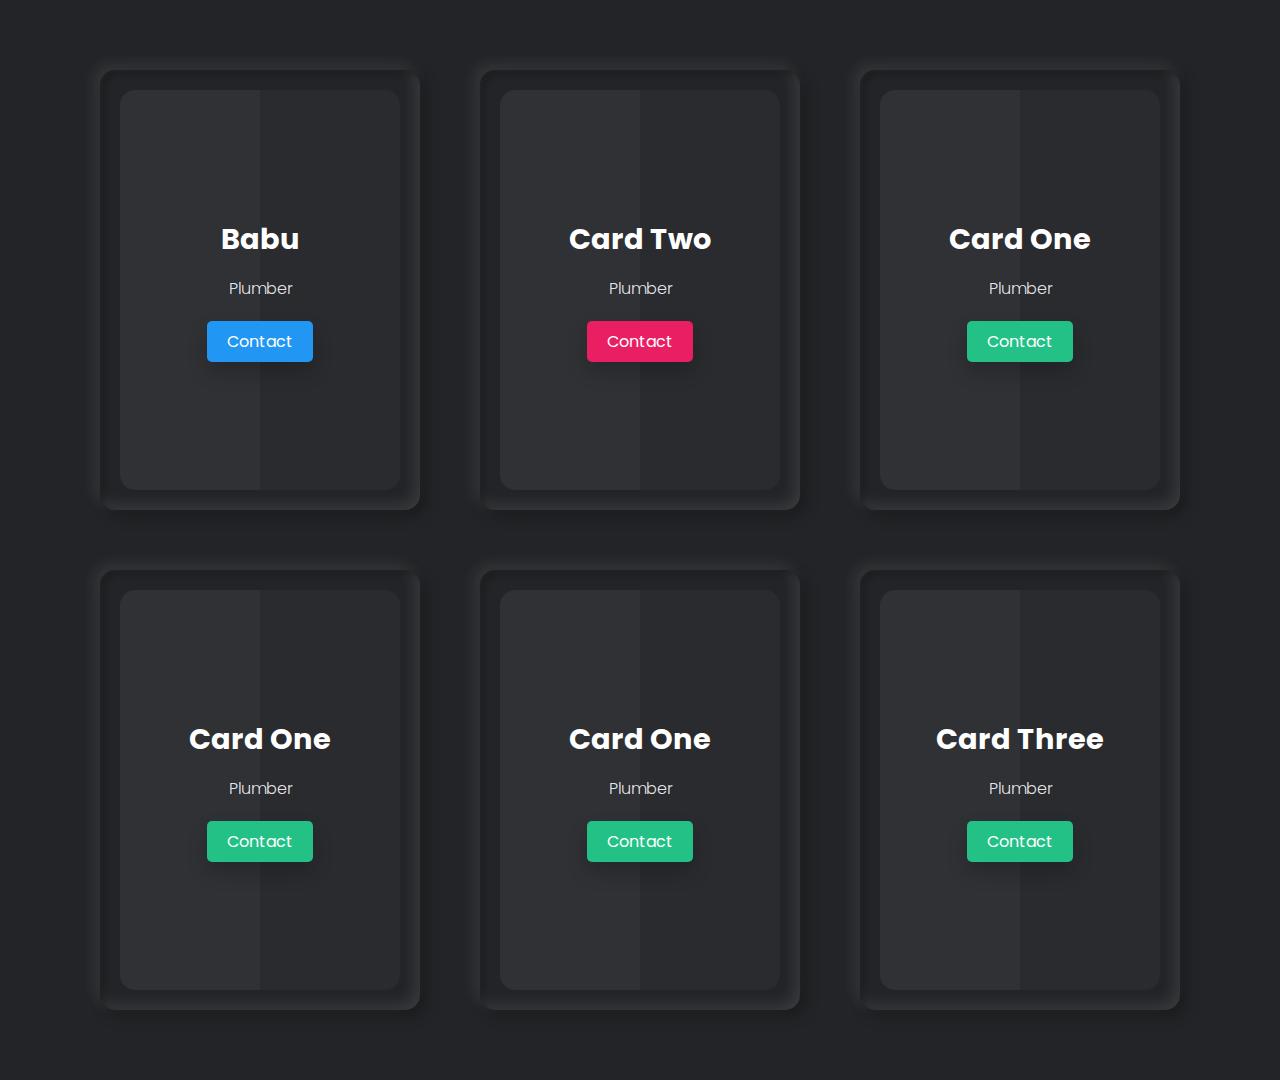
<file: public/login page/list_worker.html>
<!DOCTYPE html>
<html lang="en">
<head>
    <link href="list_worker.css" rel="stylesheet" type="text/css">

    <meta charset="UTF-8">
    <meta http-equiv="X-UA-Compatible" content="IE=edge">
    <meta name="viewport" content="width=device-width, initial-scale=1.0">
    <title>Zeliska</title>
</head>
<body>
    <link href="https://maxcdn.bootstrapcdn.com/font-awesome/4.3.0/css/font-awesome.min.css" rel="stylesheet">
    <div class="container">
        <div class="card">
          <div class="box">
            <div class="content">
              <h2></h2>
              <h3>Babu</h3>
              <p>Plumber </p>
                
              
              <a href="tel: +91 9000000000">Contact</a>
            </div>
          </div>
        </div>
      
        <div class="card">
          <div class="box">
            <div class="content">
              <h2></h2>
              <h3>Card Two</h3>
              <p>Plumber</p>
              <a href="tel: +91 9000000000">Contact</a>
            </div>
          </div>
        </div>
        <div class="card">
            <div class="box">
              <div class="content">
                <h2></h2>
                <h3>Card One</h3>
                <p>Plumber</p>
                <a href="tel: +91 9000000000">Contact</a>
              </div>
            </div>
          </div>
          <div class="card">
            <div class="box">
              <div class="content">
                <h2></h2>
                <h3>Card One</h3>
                <p>Plumber</p>
                <a href="tel: +91 9000000000">Contact</a>
              </div>
            </div>
          </div>
          <div class="card">
            <div class="box">
              <div class="content">
                <h2></h2>
                <h3>Card One</h3>
                <p>Plumber</p>
                <a href="tel: +91 9000000000">Contact</a>
              </div>
            </div>
          </div>
      
        <div class="card">
          <div class="box">
            <div class="content">
              <h2></h2>
              <h3>Card Three</h3>
              <p>Plumber</p>
              <a href="tel: +91 9000000000">Contact</a>
            </div>
          </div>
        </div>
      </div>
</body>
</html>
</file>
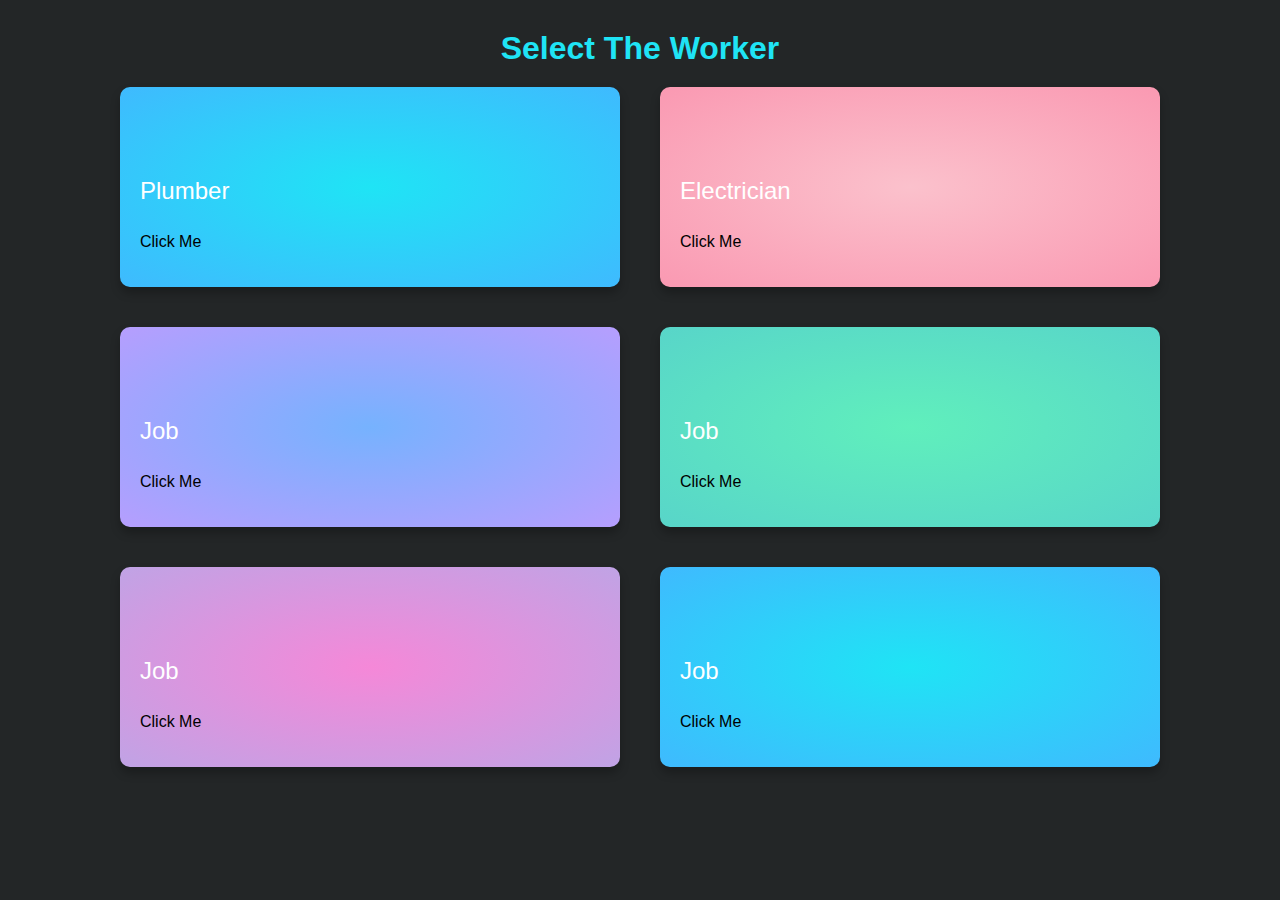
<file: public/login page/workersoption.html>
<!DOCTYPE html>
<html lang="en">
<head>
    <link href="workers.css" rel="stylesheet" type="text/css">
    <meta charset="UTF-8">
    <meta http-equiv="X-UA-Compatible" content="IE=edge">
    <meta name="viewport" content="width=device-width, initial-scale=1.0">
    <title>ZELISKA</title>
</head>
<body>
    <!-- 


-->
<div class="main-container">
  <div class="heading">
    <h1 class="heading__title">Select The Worker</h1>
    
  </div>
  <div class="cards">
    <div class="card card-1">
      <div class="card__icon"><i class="fas fa-bolt"></i></div>
      <p class="card__exit"><i class="fas fa-times"></i></p>
      <h2 class="card__title">Plumber</h2>
      <p class="card__apply">
        <a class="card__link" href="mobile.html">Click Me <i class="fas fa-arrow-right"></i></a>
      </p>
    </div>
    <div class="card card-2">
      <div class="card__icon"><i class="fas fa-bolt"></i></div>
      <p class="card__exit"><i class="fas fa-times"></i></p>
      <h2 class="card__title">Electrician</h2>
      <p class="card__apply">
        <a class="card__link" href="mobile.html">Click Me <i class="fas fa-arrow-right"></i></a>
      </p>
    </div>
    <div class="card card-3">
      <div class="card__icon"><i class="fas fa-bolt"></i></div>
      <p class="card__exit"><i class="fas fa-times"></i></p>
      <h2 class="card__title">Job</h2>
      <p class="card__apply">
        <a class="card__link" href="mobile.html">Click Me <i class="fas fa-arrow-right"></i></a>
      </p>
    </div>
    <div class="card card-4">
      <div class="card__icon"><i class="fas fa-bolt"></i></div>
      <p class="card__exit"><i class="fas fa-times"></i></p>
      <h2 class="card__title">Job</h2>
      <p class="card__apply">
        <a class="card__link" href="mobile.html">Click Me <i class="fas fa-arrow-right"></i></a>
      </p>
    </div>
    <div class="card card-5">
      <div class="card__icon"><i class="fas fa-bolt"></i></div>
      <p class="card__exit"><i class="fas fa-times"></i></p>
      <h2 class="card__title">Job</h2>
      <p class="card__apply">
        <a class="card__link" href="mobile.html">Click Me <i class="fas fa-arrow-right"></i></a>
      </p>
    </div>
    
    <div class="card card-1">
      <div class="card__icon"><i class="fas fa-bolt"></i></div>
      <p class="card__exit"><i class="fas fa-times"></i></p>
      <h2 class="card__title">Job</h2>
      <p class="card__apply">
        <a class="card__link" href="mobile.html">Click Me <i class="fas fa-arrow-right"></i></a>
      </p>
    </div>
  </div>
</div>
</body>
</html>
</file>
<file: public/login page/list_worker.css>
@import url("https://fonts.googleapis.com/css2?family=Poppins:wght@300;400;500;700;800&display=swap");
* {
  margin: 0;
  padding: 0;
  box-sizing: border-box;
  font-family: "Poppins", sans-serif;
}

body {
  display: flex;
  justify-content: center;
  align-items: center;
  flex-wrap: wrap;
  
  background: #232427;
}

body .container {
  display: flex;
  justify-content: center;
  align-items: center;
  flex-wrap: wrap;
  max-width: 1200px;
  margin: 40px 0;
}

body .container .card {
  position: relative;
  min-width: 320px;
  height: 440px;
  box-shadow: inset 5px 5px 5px rgba(0, 0, 0, 0.2),
    inset -5px -5px 15px rgba(255, 255, 255, 0.1),
    5px 5px 15px rgba(0, 0, 0, 0.3), -5px -5px 15px rgba(255, 255, 255, 0.1);
  border-radius: 15px;
  margin: 30px;
  transition: 0.5s;
}

body .container .card:nth-child(1) .box .content a {
  background: #2196f3;
}

body .container .card:nth-child(2) .box .content a {
  background: #e91e63;
}

body .container .card:nth-child(3) .box .content a {
  background: #23c186;
}
body .container .card:nth-child(4) .box .content a {
  background: #23c186;
}
body .container .card:nth-child(5) .box .content a {
  background: #23c186;
}
body .container .card:nth-child(6) .box .content a {
  background: #23c186;
}
body .container .card .box {
  position: absolute;
  top: 20px;
  left: 20px;
  right: 20px;
  bottom: 20px;
  background: #2a2b2f;
  border-radius: 15px;
  display: flex;
  justify-content: center;
  align-items: center;
  overflow: hidden;
  transition: 0.5s;
}

body .container .card .box:hover {
  transform: translateY(-50px);
}

body .container .card .box:before {
  content: "";
  position: absolute;
  top: 0;
  left: 0;
  width: 50%;
  height: 100%;
  background: rgba(255, 255, 255, 0.03);
}

body .container .card .box .content {
  padding: 20px;
  text-align: center;
}

body .container .card .box .content h2 {
  position: absolute;
  top: -10px;
  right: 30px;
  font-size: 8rem;
  color: rgba(255, 255, 255, 0.1);
}

body .container .card .box .content h3 {
  font-size: 1.8rem;
  color: #fff;
  z-index: 1;
  transition: 0.5s;
  margin-bottom: 15px;
}

body .container .card .box .content p {
  font-size: 1rem;
  font-weight: 300;
  color: rgba(255, 255, 255, 0.9);
  z-index: 1;
  transition: 0.5s;
}

body .container .card .box .content a {
  position: relative;
  display: inline-block;
  padding: 8px 20px;
  background: black;
  border-radius: 5px;
  text-decoration: none;
  color: white;
  margin-top: 20px;
  box-shadow: 0 10px 20px rgba(0, 0, 0, 0.2);
  transition: 0.5s;
}
body .container .card .box .content a:hover {
  box-shadow: 0 10px 20px rgba(0, 0, 0, 0.6);
  background: #fff;
  color: #000;
}
</file>
<file: public/login page/workers.css>
* {
    margin: 0;
    padding: 0;
    box-sizing: border-box;
  }
  
  body {
    font-family: -apple-system, BlinkMacSystemFont, "Segoe UI", Roboto, Helvetica,
      Arial, sans-serif, "Apple Color Emoji", "Segoe UI Emoji", "Segoe UI Symbol";
      background: #232627;

  }
  
  .main-container {
    padding: 30px;
  }
  
  /* HEADING */
  
  .heading {
    text-align: center;
  }
  
  .heading__title {
    font-weight: 600;
    color: #1fe4f5;
  }
  
  .heading__credits {
    margin: 10px 0px;
    color: #13c1ce;
    font-size: 25px;
    transition: all 0.5s;
  }
  
  .heading__link {
    text-decoration: none;
  }
  
  .heading__credits .heading__link {
    color: inherit;
  }
  
  /* CARDS */
  
  .cards {
    display: flex;
    flex-wrap: wrap;
    justify-content: space-between;
  }
  
  .card {
    margin: 20px;
    padding: 20px;
    width: 500px;
    min-height: 200px;
    display: grid;
    grid-template-rows: 20px 50px 1fr 50px;
    border-radius: 10px;
    box-shadow: 0px 6px 10px rgba(0, 0, 0, 0.25);
    transition: all 0.2s;
  }
  
  .card:hover {
    box-shadow: 0px 6px 10px rgba(0, 0, 0, 0.4);
    transform: scale(1.01);
  }
  
  .card__link,
  .card__exit,
  .card__icon {
    position: relative;
    text-decoration: none;
    color:black;
    size: 100;
  }
  
  .card__link::after {
    position: absolute;
    top: 25px;
    left: 0;
    content: "";
    width: 0%;
    height: 3px;
    background-color: rgba(255, 255, 255, 0.6);
    transition: all 0.5s;
  }
  
  .card__link:hover::after {
    width: 100%;
  }
  
  .card__exit {
    grid-row: 1/2;
    justify-self: end;
  }
  
  .card__icon {
    grid-row: 2/3;
    font-size: 30px;
  }
  
  .card__title {
    grid-row: 3/4;
    font-weight: 400;
    color: white;
  }
  
  .card__apply {
    grid-row: 4/5;
    align-self: center;
    color: black;
  }
  
  /* CARD BACKGROUNDS */
  
  .card-1 {
    background: radial-gradient(#1fe4f5, #3fbafe);
  }
  
  .card-2 {
    background: radial-gradient(#fbc1cc, #fa99b2);
  }
  
  .card-3 {
    background: radial-gradient(#76b2fe, #b69efe);
  }
  
  .card-4 {
    background: radial-gradient(#60efbc, #58d5c9);
  }
  
  .card-5 {
    background: radial-gradient(#f588d8, #c0a3e5);
  }
  
  /* RESPONSIVE */
  
  @media (max-width: 1600px) {
    .cards {
      justify-content: center;
    }
  }
</file>
